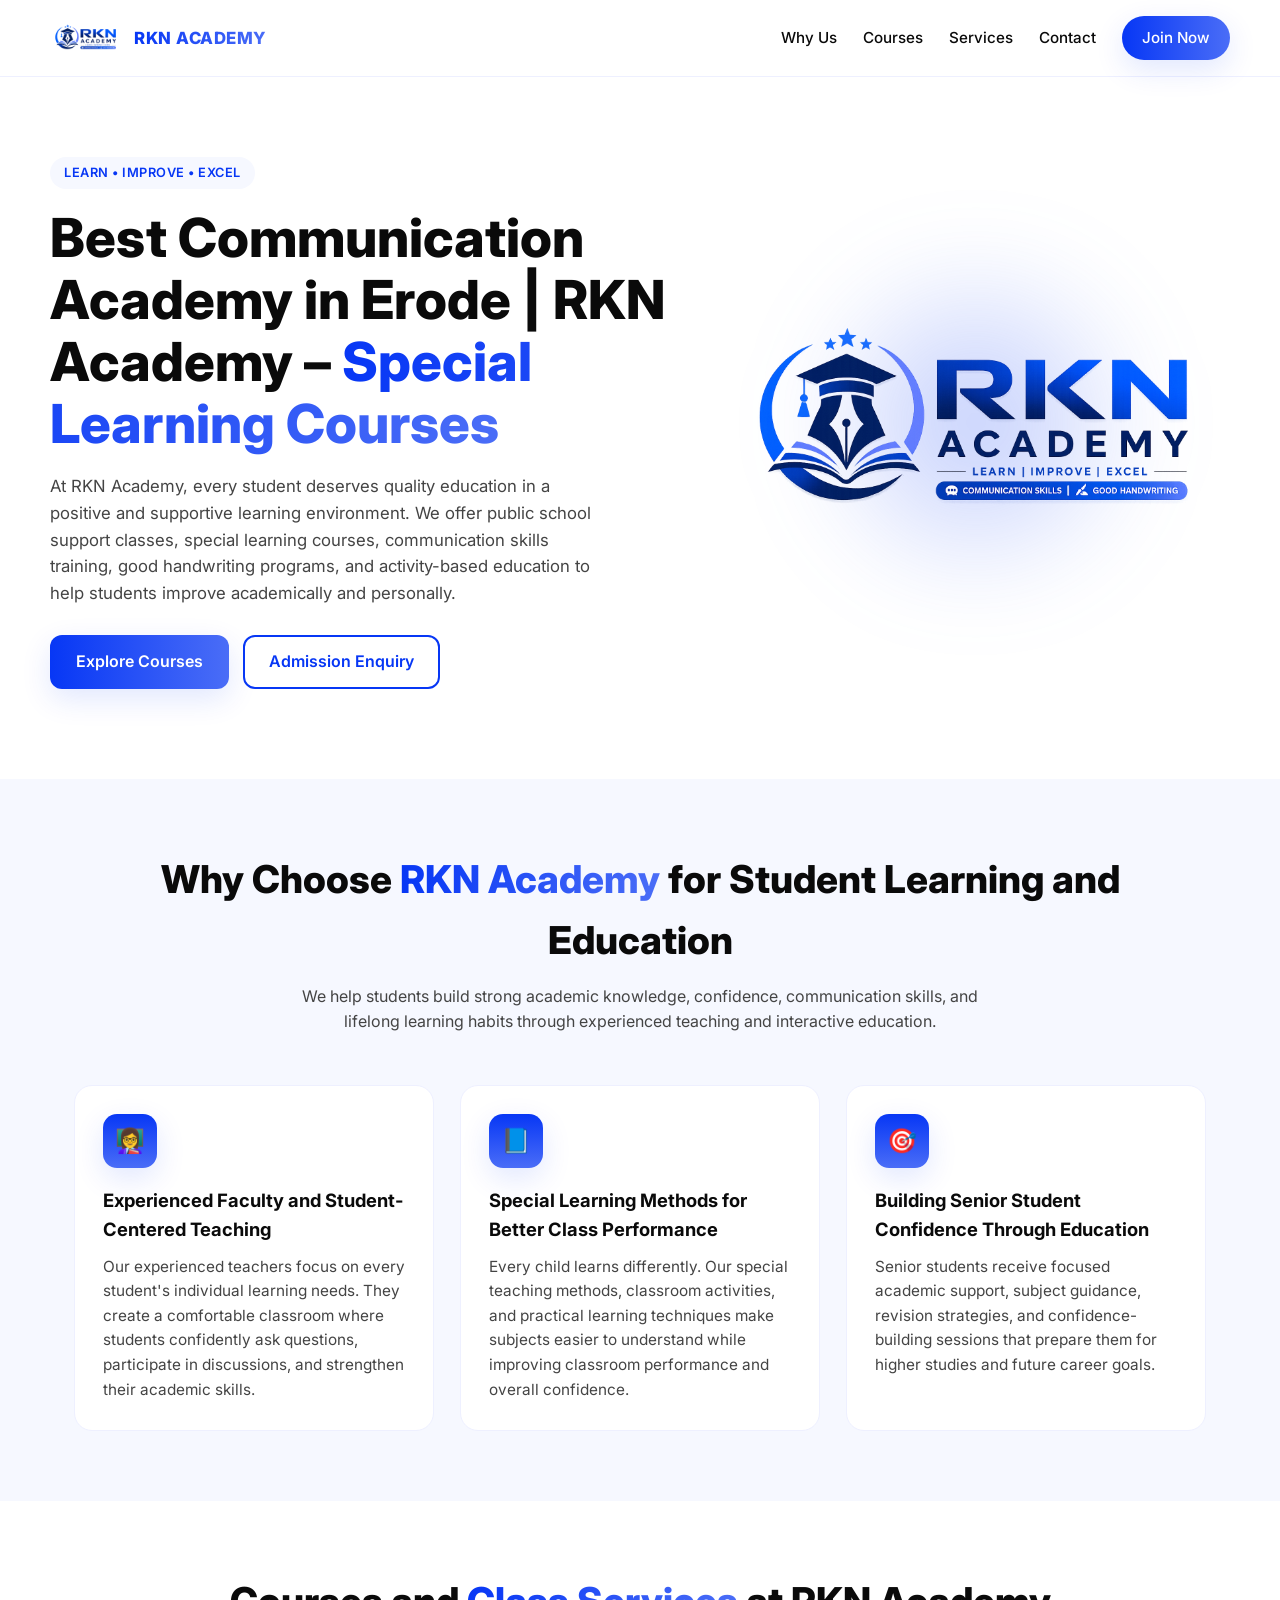
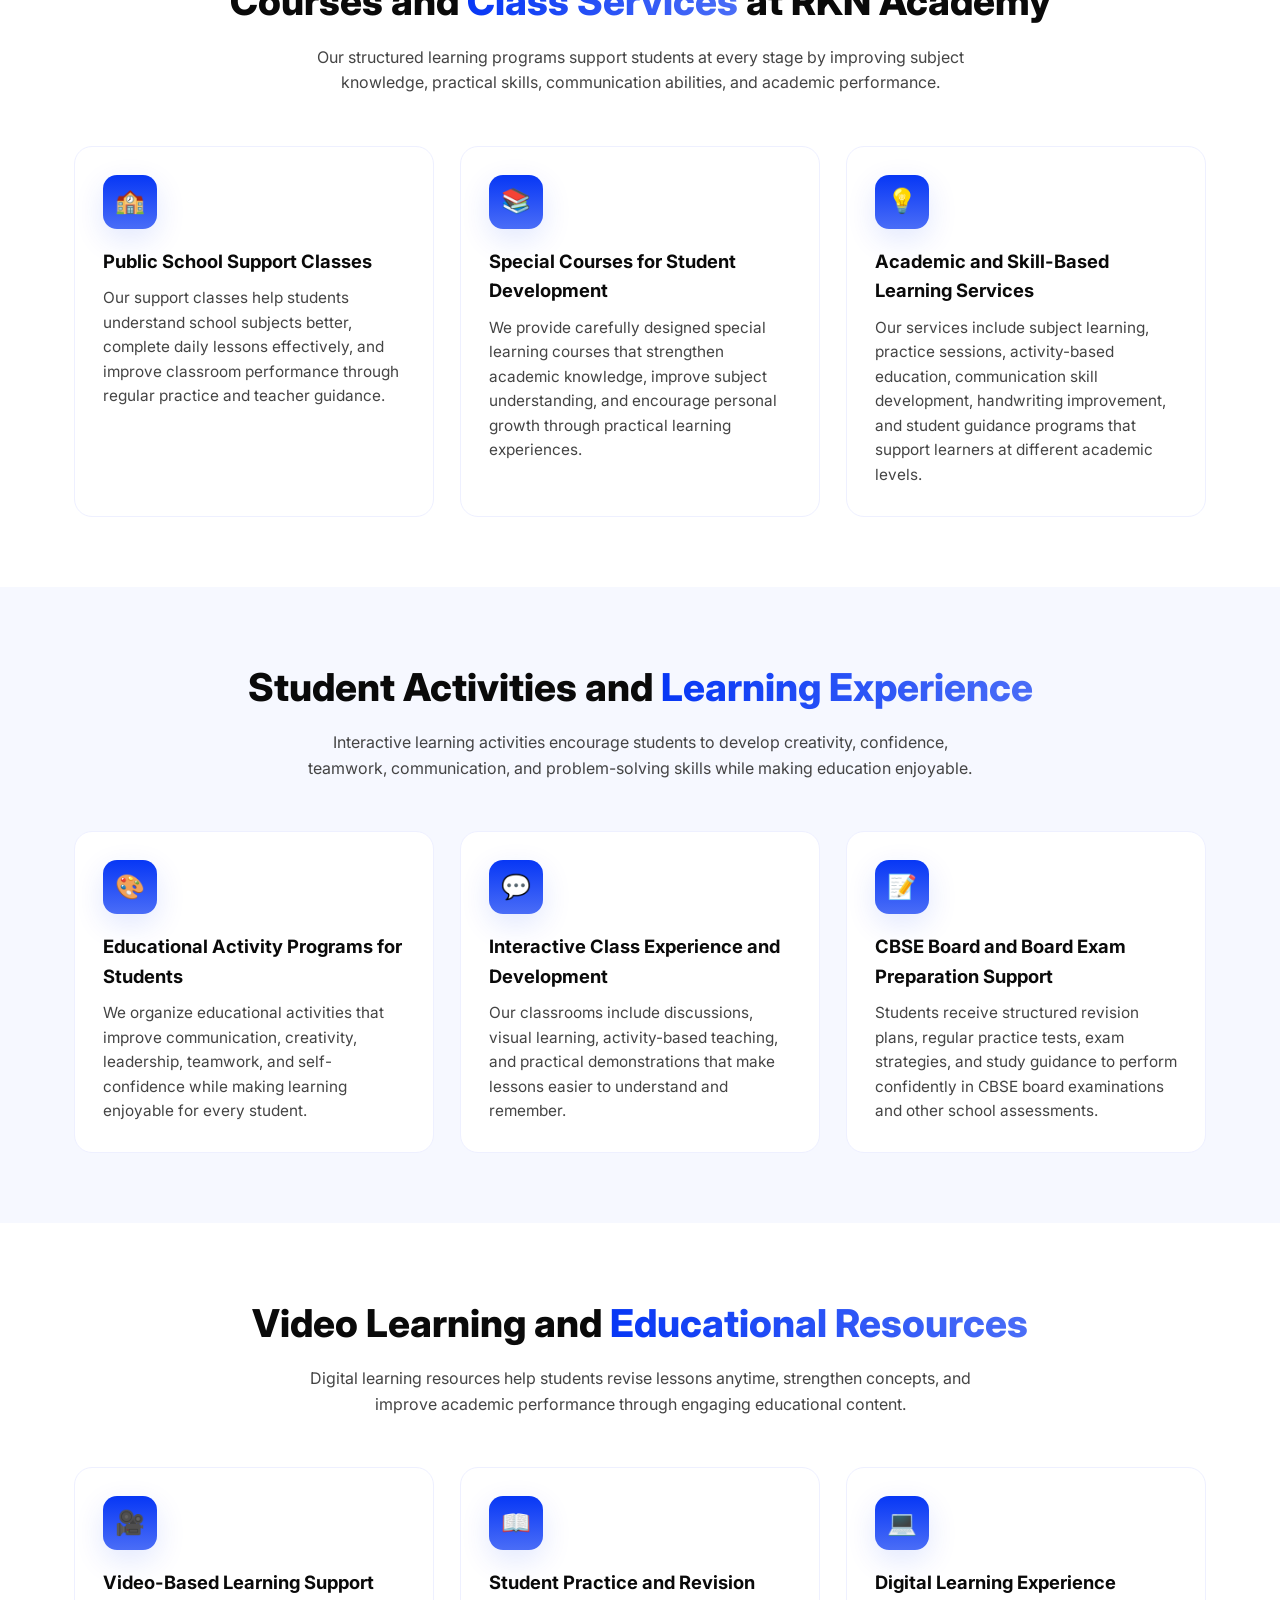
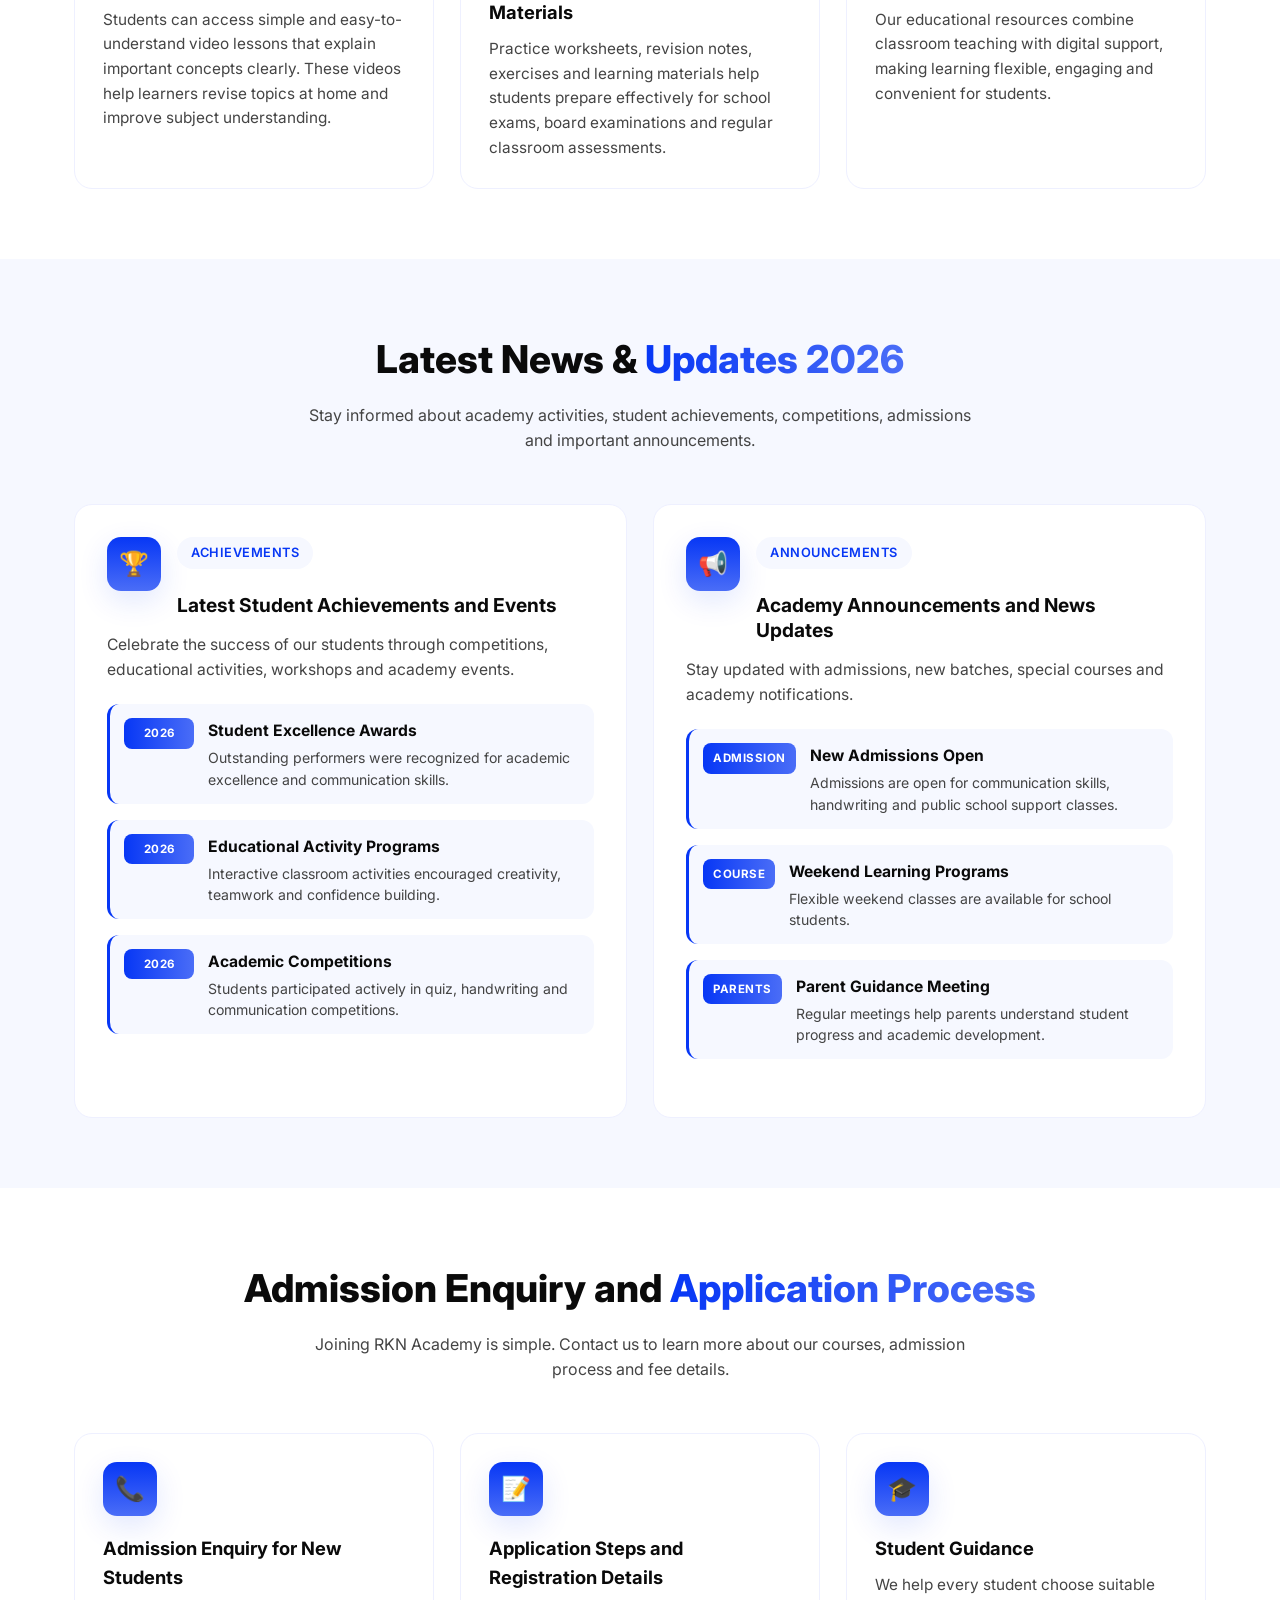
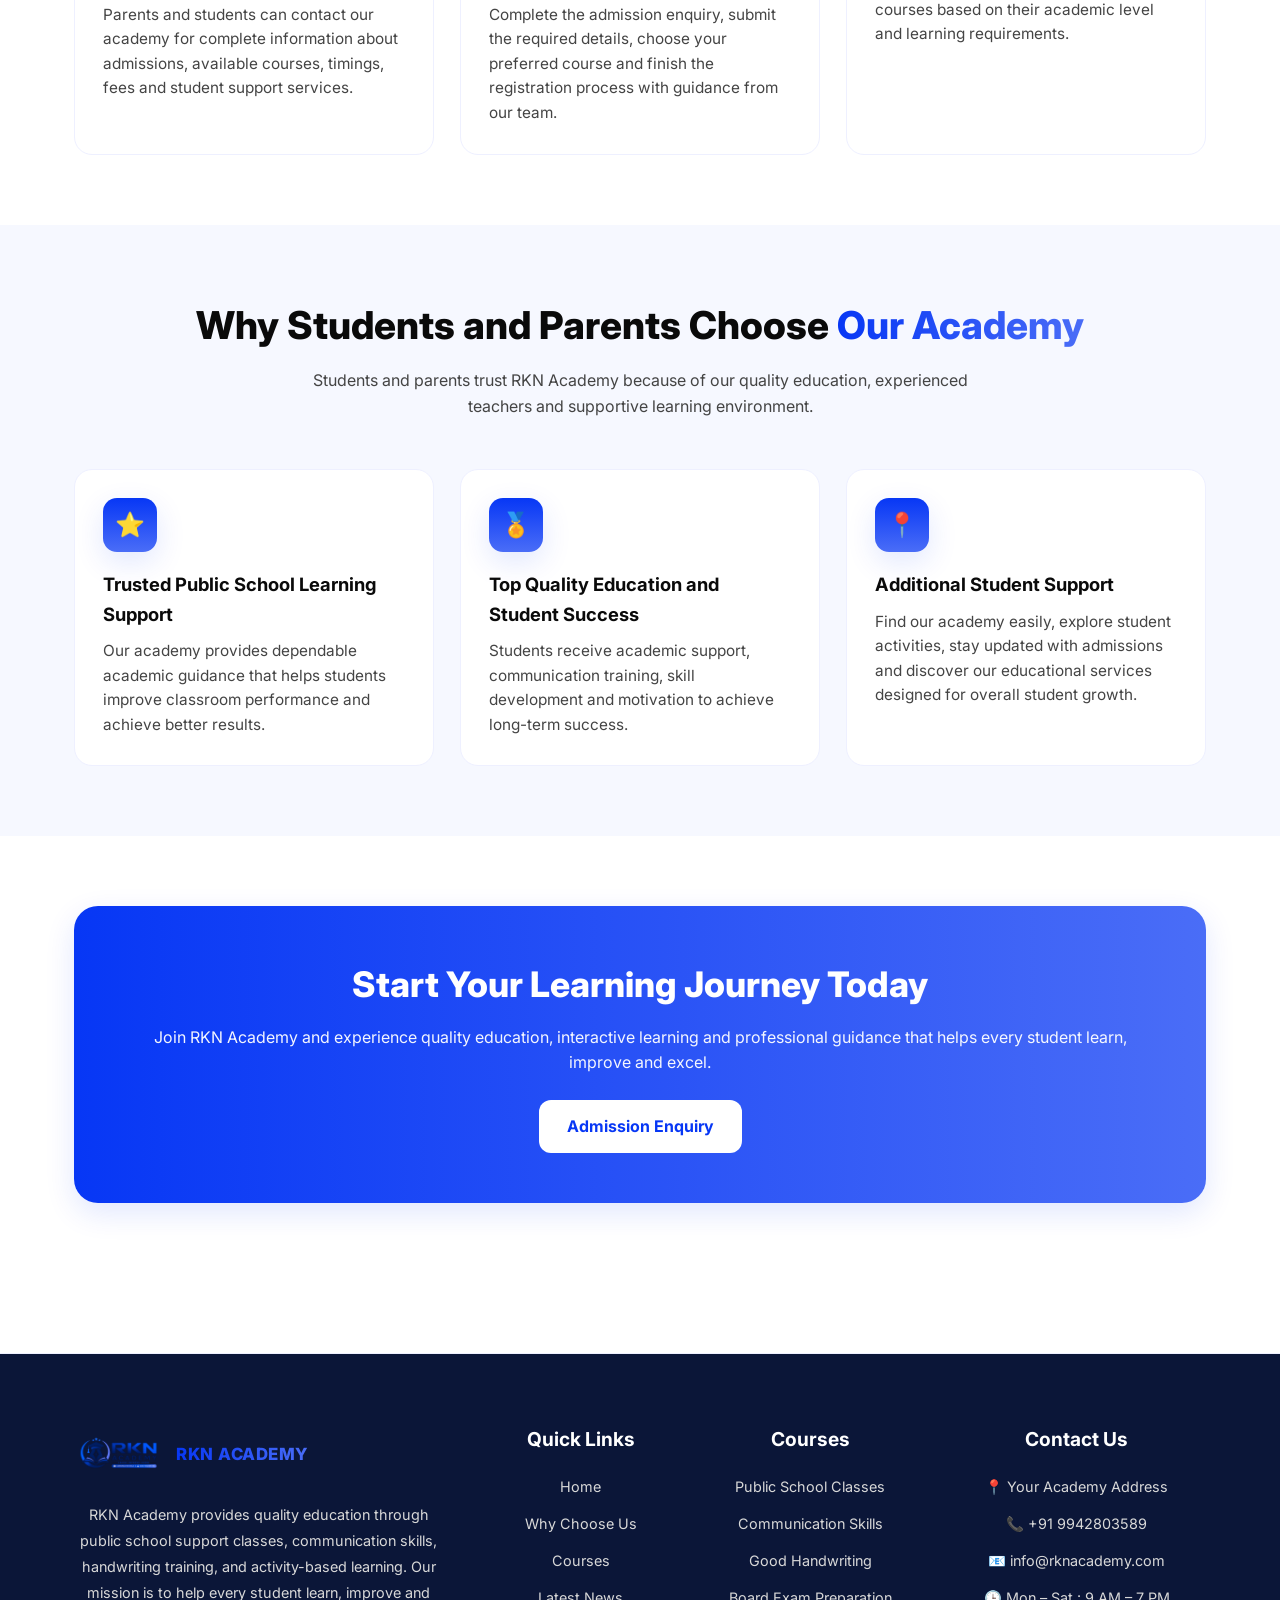
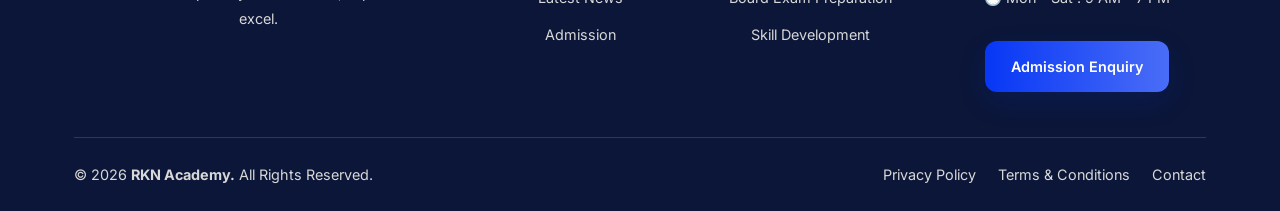
<file: index.html>
<!DOCTYPE html>
<html lang="en">
<head>
  <meta charset="UTF-8" />
  <meta name="viewport" content="width=device-width, initial-scale=1.0" />
  <title>RKN Academy — Best Communication Academy | Learn, Improve, Excel</title>
  <meta name="description" content="RKN Academy offers special learning courses, public school support classes, communication skills and good handwriting training to help students learn, improve and excel." /><meta name="keywords" content="best communication academy in Erode, Best Academy, best communication " />
  <meta property="og:title" content=">RKN Academy" />
  <meta property="og:description" content="RKN Academy offers special learning courses, public school support classes, communication skills and good handwriting training to help students learn, improve and excel." />
  <meta property="og:type" content="website" />
  <meta property="og:url" content="https://rknacademy.in/" />
  <meta property="og:image" content="https://rknacademy.in/Asset/rkn-logo.png" />
  <meta name="keywords" content="best communication academy in Erode, Best Academy, best communication, communication, spoken English">
  <link rel="preconnect" href="https://fonts.googleapis.com" />
  <meta name="google-site-verification" content="i8hMOaRVTRpOSPlkAuPSiB_lhGjz_-Q2syHdMTmytfI" />
  <link rel="preconnect" href="https://fonts.gstatic.com" crossorigin />
  <link href="https://fonts.googleapis.com/css2?family=Inter:wght@400;500;600;700;800&display=swap" rel="stylesheet" />
  <link rel="stylesheet" href="styles.css" />
  <link rel="canonical" href="https://rknacademy.in/" />
  <link rel="icon" href="/Asset/Fav icon.ico">
  <!-- Google tag (gtag.js) -->
<script async src="https://www.googletagmanager.com/gtag/js?id=G-XPMDVC5XB6"></script>
<script>
  window.dataLayer = window.dataLayer || [];
  function gtag(){dataLayer.push(arguments);}
  gtag('js', new Date());

  gtag('config', 'G-XPMDVC5XB6');
</script>
<!-- Google Tag Manager -->
<script>(function(w,d,s,l,i){w[l]=w[l]||[];w[l].push({'gtm.start':
new Date().getTime(),event:'gtm.js'});var f=d.getElementsByTagName(s)[0],
j=d.createElement(s),dl=l!='dataLayer'?'&l='+l:'';j.async=true;j.src=
'https://www.googletagmanager.com/gtm.js?id='+i+dl;f.parentNode.insertBefore(j,f);
})(window,document,'script','dataLayer','GTM-PX55VGZ6');</script>
<!-- End Google Tag Manager -->
</head>
<body>
    <!-- Google Tag Manager (noscript) -->
<noscript><iframe src="https://www.googletagmanager.com/ns.html?id=GTM-PX55VGZ6"
height="0" width="0" style="display:none;visibility:hidden"></iframe></noscript>
<!-- End Google Tag Manager (noscript) -->
  <!-- Navbar -->
  <header class="rkn-nav">
    <div class="rkn-container rkn-nav-inner">
      <a href="#top" class="rkn-brand">
                  <img src="Asset/rkn-logo.png" alt="best communication academy in erode" title="best communication academy in Erode" class="hero-logo-img" />
        <span class="rkn-brand-text">RKN ACADEMY</span>
      </a>
      <nav class="rkn-nav-links" data-rkn-links>
        <a href="#why">Why Us</a>
        <a href="#courses">Courses</a>
        <a href="#services">Services</a>
        <a href="contact.html" target="_blank">Contact</a>
        <a href="#contact" class="rkn-cta">Join Now</a>
      </nav>
      <button class="rkn-burger" data-rkn-burger aria-label="Menu">☰</button>
    </div>
  </header>

  <main id="top">

    <!-- Hero -->
    <section class="rkn-container rkn-hero">
        <div class="rkn-reveal">
            <span class="rkn-eyebrow">Learn • Improve • Excel</span>

            <h1>
  Best Communication Academy in Erode | RKN Academy –
  <span class="rkn-grad">Special Learning Courses</span>
</h1>

            <p>
                At RKN Academy, every student deserves quality education in a positive and supportive learning environment.
                We offer public school support classes, special learning courses, communication skills training, good
                handwriting programs, and activity-based education to help students improve academically and personally.
            </p>

            <div class="rkn-hero-actions">
                <a href="#courses" class="rkn-btn-primary">Explore Courses</a>

                <a href="#admission" class="rkn-btn-outline">
                    Admission Enquiry
                </a>
            </div>
        </div>

        <div class="rkn-hero-visual rkn-reveal">
            <div class="rkn-glow"></div>
                  <img src="Asset/rkn-logo.png" alt="best communication academy in erode" title="best communication academy in Erode" class="hero-logo-img" />
        </div>
    </section>



    <!-- WHY CHOOSE -->
    <section id="why" class="rkn-section alt">

        <div class="rkn-container">

            <div class="rkn-section-head rkn-reveal">

                <h2>
                    Why Choose
                    <span class="rkn-grad">RKN Academy</span>
                    for Student Learning and Education
                </h2>

                <p>
                    We help students build strong academic knowledge, confidence, communication skills,
                    and lifelong learning habits through experienced teaching and interactive education.
                </p>

            </div>

            <div class="rkn-grid">

                <div class="rkn-card rkn-reveal">

                    <div class="rkn-icon">👩‍🏫</div>

                    <h3>Experienced Faculty and Student-Centered Teaching</h3>

                    <p>
                        Our experienced teachers focus on every student's individual learning needs.
                        They create a comfortable classroom where students confidently ask questions,
                        participate in discussions, and strengthen their academic skills.
                    </p>

                </div>



                <div class="rkn-card rkn-reveal">

                    <div class="rkn-icon">📘</div>

                    <h3>Special Learning Methods for Better Class Performance</h3>

                    <p>
                        Every child learns differently. Our special teaching methods, classroom activities,
                        and practical learning techniques make subjects easier to understand while improving
                        classroom performance and overall confidence.
                    </p>

                </div>



                <div class="rkn-card rkn-reveal">

                    <div class="rkn-icon">🎯</div>

                    <h3>Building Senior Student Confidence Through Education</h3>

                    <p>
                        Senior students receive focused academic support, subject guidance,
                        revision strategies, and confidence-building sessions that prepare them
                        for higher studies and future career goals.
                    </p>

                </div>

            </div>

        </div>

    </section>




    <!-- COURSES -->
    <section id="courses" class="rkn-section">

        <div class="rkn-container">

            <div class="rkn-section-head rkn-reveal">

                <h2>

                    Courses and
                    <span class="rkn-grad">Class Services</span>
                    at RKN Academy

                </h2>

                <p>
                    Our structured learning programs support students at every stage by improving
                    subject knowledge, practical skills, communication abilities, and academic performance.
                </p>

            </div>

            <div class="rkn-grid">

                <div class="rkn-card rkn-reveal">

                    <div class="rkn-icon">🏫</div>

                    <h3>Public School Support Classes</h3>

                    <p>
                        Our support classes help students understand school subjects better,
                        complete daily lessons effectively, and improve classroom performance
                        through regular practice and teacher guidance.
                    </p>

                </div>



                <div class="rkn-card rkn-reveal">

                    <div class="rkn-icon">📚</div>

                    <h3>Special Courses for Student Development</h3>

                    <p>
                        We provide carefully designed special learning courses that strengthen
                        academic knowledge, improve subject understanding, and encourage personal
                        growth through practical learning experiences.
                    </p>

                </div>



                <div class="rkn-card rkn-reveal">

                    <div class="rkn-icon">💡</div>

                    <h3>Academic and Skill-Based Learning Services</h3>

                    <p>
                        Our services include subject learning, practice sessions,
                        activity-based education, communication skill development,
                        handwriting improvement, and student guidance programs that
                        support learners at different academic levels.
                    </p>

                </div>

            </div>

        </div>

    </section>




    <!-- ACTIVITIES -->

    <section class="rkn-section alt">

        <div class="rkn-container">

            <div class="rkn-section-head rkn-reveal">

                <h2>

                    Student Activities and
                    <span class="rkn-grad">Learning Experience</span>

                </h2>

                <p>
                    Interactive learning activities encourage students to develop creativity,
                    confidence, teamwork, communication, and problem-solving skills while making
                    education enjoyable.
                </p>

            </div>

            <div class="rkn-grid">

                <div class="rkn-card rkn-reveal">

                    <div class="rkn-icon">🎨</div>

                    <h3>Educational Activity Programs for Students</h3>

                    <p>
                        We organize educational activities that improve communication,
                        creativity, leadership, teamwork, and self-confidence while making
                        learning enjoyable for every student.
                    </p>

                </div>



                <div class="rkn-card rkn-reveal">

                    <div class="rkn-icon">💬</div>

                    <h3>Interactive Class Experience and Development</h3>

                    <p>
                        Our classrooms include discussions, visual learning,
                        activity-based teaching, and practical demonstrations that
                        make lessons easier to understand and remember.
                    </p>

                </div>



                <div class="rkn-card rkn-reveal">

                    <div class="rkn-icon">📝</div>

                    <h3>CBSE Board and Board Exam Preparation Support</h3>

                    <p>
                        Students receive structured revision plans, regular practice tests,
                        exam strategies, and study guidance to perform confidently in CBSE
                        board examinations and other school assessments.
                    </p>

                </div>

            </div>

        </div>

    </section>

    <!-- =========================
VIDEO LEARNING
========================= -->

<section class="rkn-section">

    <div class="rkn-container">

        <div class="rkn-section-head rkn-reveal">

            <h2>
                Video Learning and
                <span class="rkn-grad">Educational Resources</span>
            </h2>

            <p>
                Digital learning resources help students revise lessons anytime,
                strengthen concepts, and improve academic performance through
                engaging educational content.
            </p>

        </div>

        <div class="rkn-grid">

            <div class="rkn-card rkn-reveal">

                <div class="rkn-icon">🎥</div>

                <h3>Video-Based Learning Support</h3>

                <p>
                    Students can access simple and easy-to-understand video lessons
                    that explain important concepts clearly. These videos help
                    learners revise topics at home and improve subject understanding.
                </p>

            </div>

            <div class="rkn-card rkn-reveal">

                <div class="rkn-icon">📖</div>

                <h3>Student Practice and Revision Materials</h3>

                <p>
                    Practice worksheets, revision notes, exercises and learning
                    materials help students prepare effectively for school exams,
                    board examinations and regular classroom assessments.
                </p>

            </div>

            <div class="rkn-card rkn-reveal">

                <div class="rkn-icon">💻</div>

                <h3>Digital Learning Experience</h3>

                <p>
                    Our educational resources combine classroom teaching with
                    digital support, making learning flexible, engaging and
                    convenient for students.
                </p>

            </div>

        </div>

    </div>

</section>



<!-- =========================
LATEST NEWS
========================= -->

<section id="news" class="rkn-section alt">

    <div class="rkn-container">

        <div class="rkn-section-head rkn-reveal">

            <h2>

                Latest News &
                <span class="rkn-grad">Updates 2026</span>

            </h2>

            <p>

                Stay informed about academy activities, student achievements,
                competitions, admissions and important announcements.

            </p>

        </div>

        <div class="rkn-news-wrap">

            <article class="rkn-news-block rkn-reveal">

                <div class="rkn-news-head">

                    <div class="rkn-icon">🏆</div>

                    <div>

                        <span class="rkn-eyebrow">Achievements</span>

                        <h3>Latest Student Achievements and Events</h3>

                    </div>

                </div>

                <p>

                    Celebrate the success of our students through competitions,
                    educational activities, workshops and academy events.

                </p>

                <ul class="rkn-news-list">

                    <li>

                        <span class="rkn-news-date">2026</span>

                        <div>

                            <h4>Student Excellence Awards</h4>

                            <p>
                                Outstanding performers were recognized for
                                academic excellence and communication skills.
                            </p>

                        </div>

                    </li>

                    <li>

                        <span class="rkn-news-date">2026</span>

                        <div>

                            <h4>Educational Activity Programs</h4>

                            <p>
                                Interactive classroom activities encouraged
                                creativity, teamwork and confidence building.
                            </p>

                        </div>

                    </li>

                    <li>

                        <span class="rkn-news-date">2026</span>

                        <div>

                            <h4>Academic Competitions</h4>

                            <p>
                                Students participated actively in quiz,
                                handwriting and communication competitions.
                            </p>

                        </div>

                    </li>

                </ul>

            </article>



            <article class="rkn-news-block rkn-reveal">

                <div class="rkn-news-head">

                    <div class="rkn-icon">📢</div>

                    <div>

                        <span class="rkn-eyebrow">Announcements</span>

                        <h3>Academy Announcements and News Updates</h3>

                    </div>

                </div>

                <p>

                    Stay updated with admissions, new batches,
                    special courses and academy notifications.

                </p>

                <ul class="rkn-news-list">

                    <li>

                        <span class="rkn-news-tag">Admission</span>

                        <div>

                            <h4>New Admissions Open</h4>

                            <p>
                                Admissions are open for communication skills,
                                handwriting and public school support classes.
                            </p>

                        </div>

                    </li>

                    <li>

                        <span class="rkn-news-tag">Course</span>

                        <div>

                            <h4>Weekend Learning Programs</h4>

                            <p>
                                Flexible weekend classes are available for
                                school students.
                            </p>

                        </div>

                    </li>

                    <li>

                        <span class="rkn-news-tag">Parents</span>

                        <div>

                            <h4>Parent Guidance Meeting</h4>

                            <p>
                                Regular meetings help parents understand
                                student progress and academic development.
                            </p>

                        </div>

                    </li>

                </ul>

            </article>

        </div>

    </div>

</section>



<!-- =========================
ADMISSION
========================= -->

<section id="admission" class="rkn-section">

    <div class="rkn-container">

        <div class="rkn-section-head rkn-reveal">

            <h2>

                Admission Enquiry and
                <span class="rkn-grad">Application Process</span>

            </h2>

            <p>

                Joining RKN Academy is simple. Contact us to learn more
                about our courses, admission process and fee details.

            </p>

        </div>

        <div class="rkn-grid">

            <div class="rkn-card rkn-reveal">

                <div class="rkn-icon">📞</div>

                <h3>Admission Enquiry for New Students</h3>

                <p>

                    Parents and students can contact our academy for
                    complete information about admissions, available
                    courses, timings, fees and student support services.

                </p>

            </div>



            <div class="rkn-card rkn-reveal">

                <div class="rkn-icon">📝</div>

                <h3>Application Steps and Registration Details</h3>

                <p>

                    Complete the admission enquiry, submit the required
                    details, choose your preferred course and finish the
                    registration process with guidance from our team.

                </p>

            </div>



            <div class="rkn-card rkn-reveal">

                <div class="rkn-icon">🎓</div>

                <h3>Student Guidance</h3>

                <p>

                    We help every student choose suitable courses based
                    on their academic level and learning requirements.

                </p>

            </div>

        </div>

    </div>

</section>



<!-- =========================
WHY PARENTS CHOOSE US
========================= -->

<section class="rkn-section alt">

<div class="rkn-container">

<div class="rkn-section-head rkn-reveal">

<h2>

Why Students and Parents Choose

<span class="rkn-grad">Our Academy</span>

</h2>

<p>

Students and parents trust RKN Academy because of our quality
education, experienced teachers and supportive learning environment.

</p>

</div>

<div class="rkn-grid">

<div class="rkn-card rkn-reveal">

<div class="rkn-icon">⭐</div>

<h3>Trusted Public School Learning Support</h3>

<p>

Our academy provides dependable academic guidance that helps
students improve classroom performance and achieve better results.

</p>

</div>



<div class="rkn-card rkn-reveal">

<div class="rkn-icon">🏅</div>

<h3>Top Quality Education and Student Success</h3>

<p>

Students receive academic support, communication training,
skill development and motivation to achieve long-term success.

</p>

</div>



<div class="rkn-card rkn-reveal">

<div class="rkn-icon">📍</div>

<h3>Additional Student Support</h3>

<p>

Find our academy easily, explore student activities,
stay updated with admissions and discover our educational
services designed for overall student growth.

</p>

</div>

</div>

</div>

</section>



<!-- CTA -->

<section class="rkn-section">

<div class="rkn-container">

<div class="rkn-cta-band rkn-reveal">

<h2>

Start Your Learning Journey Today

</h2>

<p>

Join RKN Academy and experience quality education,
interactive learning and professional guidance that
helps every student learn, improve and excel.

</p>

<a href="#contact" class="rkn-btn-light">

Admission Enquiry

</a>

</div>

</div>

</section><!-- =========================
Professional Footer
========================= -->

<footer class="rkn-footer">

    <div class="rkn-container">

        <div class="rkn-footer-top">

            <!-- About -->

            <div class="rkn-footer-col">

                <div class="rkn-brand">

                  <img src="Asset/rkn-logo.png" alt="best communication academy in erode" title="best communication academy in Erode" class="hero-logo-img" />

                    <span class="rkn-brand-text">RKN ACADEMY</span>

                </div>

                <p>
                    RKN Academy provides quality education through public school
                    support classes, communication skills, handwriting training,
                    and activity-based learning. Our mission is to help every
                    student learn, improve and excel.
                </p>

            </div>



            <!-- Quick Links -->

            <div class="rkn-footer-col">

                <h3>Quick Links</h3>

                <ul>

                    <li><a href="#top">Home</a></li>

                    <li><a href="#why">Why Choose Us</a></li>

                    <li><a href="#courses">Courses</a></li>

                    <li><a href="#news">Latest News</a></li>

                    <li><a href="#admission">Admission</a></li>

                </ul>

            </div>



            <!-- Courses -->

            <div class="rkn-footer-col">

                <h3>Courses</h3>

                <ul>

                    <li>Public School Classes</li>

                    <li>Communication Skills</li>

                    <li>Good Handwriting</li>

                    <li>Board Exam Preparation</li>

                    <li>Skill Development</li>

                </ul>

            </div>



            <!-- Contact -->

            <div class="rkn-footer-col">

                <h3>Contact Us</h3>

                <ul>

                    <li>📍 Your Academy Address</li>

                    <li>📞 +91 9942803589 </li>

                    <li>📧 info@rknacademy.com</li>

                    <li>🕒 Mon – Sat : 9 AM – 7 PM</li>

                </ul>

                <a href="#admission" class="rkn-btn-primary">
                    Admission Enquiry
                </a>

            </div>

        </div>

        <hr class="rkn-footer-line">

        <div class="rkn-footer-bottom">

            <p>
                © <span id="year"></span> <strong>RKN Academy.</strong>
                All Rights Reserved.
            </p>

            <div class="rkn-footer-links">

                <a href="#">Privacy Policy</a>

                <a href="#">Terms & Conditions</a>

                <a href="#">Contact</a>

            </div>

        </div>

    </div>

</footer>

<script src="script.js"></script>
</body>
</html>
</file>
<file: styles.css>
/* RKN Academy — Homepage styles */
:root {
  --rkn-blue-1: #0737f5;
  --rkn-blue-2: #4a6df7;
  --rkn-gradient-v: linear-gradient(to bottom, #0737f5, #4a6df7);
  --rkn-gradient-h: linear-gradient(to right, #0737f5, #4a6df7);
  --rkn-text: #0a0a0a;
  --rkn-muted: #444;
  --rkn-bg: #ffffff;
  --rkn-surface: #f6f8ff;
  --rkn-shadow: 0 10px 30px rgba(7, 55, 245, 0.12);
}

* { box-sizing: border-box; margin: 0; padding: 0; }

html, body {
  background: var(--rkn-bg);
  color: var(--rkn-text);
  font-family: 'Inter', system-ui, -apple-system, Segoe UI, Roboto, sans-serif;
  line-height: 1.6;
  scroll-behavior: smooth;
}

a { color: inherit; text-decoration: none; }
img { max-width: 100%; display: block; }

.rkn-container {
  width: 100%;
  max-width: 1180px;
  margin: 0 auto;
  padding: 0 24px;
}

/* Navbar */
.rkn-nav {
  position: sticky;
  top: 0;
  z-index: 50;
  background: rgba(255, 255, 255, 0.92);
  backdrop-filter: saturate(140%) blur(10px);
  border-bottom: 1px solid #eef0ff;
}
.rkn-nav-inner {
  display: flex;
  align-items: center;
  justify-content: space-between;
  padding: 14px 0;
}
.rkn-brand { display: flex; align-items: center; gap: 12px; }
.rkn-brand img { height: 48px; width: auto; }
.rkn-brand-text {
  font-weight: 800;
  font-size: 1.05rem;
  background: var(--rkn-gradient-h);
  -webkit-background-clip: text;
  background-clip: text;
  color: transparent;
  letter-spacing: 0.5px;
}
.rkn-nav-links { display: flex; gap: 26px; align-items: center; }
.rkn-nav-links a {
  font-weight: 500;
  color: var(--rkn-text);
  font-size: 0.95rem;
  transition: color 0.2s;
}
.rkn-nav-links a:hover { color: var(--rkn-blue-1); }
.rkn-cta {
  background: var(--rkn-gradient-h);
  color: #fff !important;
  padding: 10px 20px;
  border-radius: 999px;
  font-weight: 600;
  font-size: 0.9rem;
  box-shadow: var(--rkn-shadow);
  transition: transform 0.2s;
}
.rkn-cta:hover { transform: translateY(-2px); color: #fff !important; }
.rkn-burger { display: none; background: none; border: 0; cursor: pointer; font-size: 1.6rem; color: var(--rkn-blue-1); }

/* Hero */
.rkn-hero {
  padding: 80px 0 90px;
  display: grid;
  grid-template-columns: 1.1fr 0.9fr;
  gap: 50px;
  align-items: center;
}
.rkn-eyebrow {
  display: inline-block;
  background: var(--rkn-surface);
  color: var(--rkn-blue-1);
  font-weight: 600;
  font-size: 0.8rem;
  padding: 6px 14px;
  border-radius: 999px;
  margin-bottom: 18px;
  letter-spacing: 0.5px;
  text-transform: uppercase;
}
.rkn-hero h1 {
  font-size: clamp(2rem, 4.2vw, 3.4rem);
  line-height: 1.15;
  font-weight: 800;
  color: var(--rkn-text);
  margin-bottom: 18px;
}
.rkn-hero h1 .rkn-grad {
  background: var(--rkn-gradient-h);
  -webkit-background-clip: text;
  background-clip: text;
  color: transparent;
}
.rkn-hero p {
  color: var(--rkn-muted);
  font-size: 1.05rem;
  margin-bottom: 28px;
  max-width: 560px;
}
.rkn-hero-actions { display: flex; gap: 14px; flex-wrap: wrap; }
.rkn-btn-primary {
  background: var(--rkn-gradient-h);
  color: #fff;
  padding: 14px 26px;
  border-radius: 12px;
  font-weight: 600;
  box-shadow: var(--rkn-shadow);
  transition: transform 0.2s;
  border: 0; cursor: pointer;
}
.rkn-btn-primary:hover { transform: translateY(-2px); }
.rkn-btn-outline {
  border: 2px solid var(--rkn-blue-1);
  color: var(--rkn-blue-1);
  padding: 12px 24px;
  border-radius: 12px;
  font-weight: 600;
  background: #fff;
  transition: all 0.2s;
  cursor: pointer;
}
.rkn-btn-outline:hover { background: var(--rkn-blue-1); color: #fff; }

.rkn-hero-visual {
  position: relative;
  display: flex; justify-content: center; align-items: center;
}
.rkn-hero-visual .rkn-glow {
  position: absolute;
  inset: 0;
  background: radial-gradient(circle at center, rgba(74,109,247,0.35), transparent 60%);
  filter: blur(40px);
}
.rkn-hero-visual img {
  position: relative;
  max-width: 100%;
  /* animation: rkn-float 6s ease-in-out infinite; */
}

@keyframes rkn-float {
  0%, 100% { transform: translateY(0); }
  50% { transform: translateY(-12px); }
}

/* Section */
.rkn-section { padding: 70px 0; }
.rkn-section.alt { background: var(--rkn-surface); }
.rkn-section-head { text-align: center; margin-bottom: 50px; }
.rkn-section-head h2 {
  font-size: clamp(1.7rem, 3vw, 2.4rem);
  font-weight: 800;
  margin-bottom: 12px;
  color: var(--rkn-text);
}
.rkn-section-head h2 .rkn-grad {
  background: var(--rkn-gradient-h);
  -webkit-background-clip: text;
  background-clip: text;
  color: transparent;
}
.rkn-section-head p {
  color: var(--rkn-muted);
  max-width: 680px;
  margin: 0 auto;
}

/* Card grid */
.rkn-grid {
  display: grid;
  grid-template-columns: repeat(3, 1fr);
  gap: 26px;
}
.rkn-card {
  background: #fff;
  border: 1px solid #eef0ff;
  border-radius: 18px;
  padding: 28px;
  transition: transform 0.3s, box-shadow 0.3s, border-color 0.3s;
  position: relative;
  overflow: hidden;
}
.rkn-card::before {
  content: "";
  position: absolute;
  top: 0; left: 0; right: 0;
  height: 4px;
  background: var(--rkn-gradient-h);
  transform: scaleX(0);
  transform-origin: left;
  transition: transform 0.35s;
}
.rkn-card:hover { transform: translateY(-6px); box-shadow: var(--rkn-shadow); border-color: #c9d3ff; }
.rkn-card:hover::before { transform: scaleX(1); }

.rkn-icon {
  width: 54px; height: 54px;
  border-radius: 14px;
  background: var(--rkn-gradient-v);
  color: #fff;
  display: flex; align-items: center; justify-content: center;
  font-size: 1.5rem;
  margin-bottom: 18px;
  box-shadow: var(--rkn-shadow);
}
.rkn-card h3 { font-size: 1.15rem; font-weight: 700; margin-bottom: 10px; color: var(--rkn-text); }
.rkn-card p { color: var(--rkn-muted); font-size: 0.96rem; }

/* CTA band */
.rkn-cta-band {
  background: var(--rkn-gradient-h);
  color: #fff;
  border-radius: 24px;
  padding: 50px;
  text-align: center;
  box-shadow: var(--rkn-shadow);
}
.rkn-cta-band h2 { font-size: clamp(1.6rem, 3vw, 2.2rem); font-weight: 800; margin-bottom: 12px; }
.rkn-cta-band p { opacity: 0.95; margin-bottom: 24px; }
.rkn-cta-band .rkn-btn-light {
  background: #fff;
  color: var(--rkn-blue-1);
  font-weight: 700;
  padding: 14px 28px;
  border-radius: 12px;
  display: inline-block;
  transition: transform 0.2s;
}
.rkn-cta-band .rkn-btn-light:hover { transform: translateY(-2px); }

/* Footer */
.rkn-footer {
  padding: 36px 0;
  text-align: center;
  border-top: 1px solid #eef0ff;
  color: var(--rkn-muted);
  font-size: 0.9rem;
}
.rkn-footer .rkn-grad {
  background: var(--rkn-gradient-h);
  -webkit-background-clip: text;
  background-clip: text;
  color: transparent;
  font-weight: 700;
}

/* Reveal animation */
.rkn-reveal { opacity: 0; transform: translateY(24px); transition: opacity 0.7s ease, transform 0.7s ease; }
.rkn-reveal.is-visible { opacity: 1; transform: none; }

/* Responsive */
@media (max-width: 900px) {
  .rkn-hero { grid-template-columns: 1fr; padding: 60px 0; text-align: center; }
  .rkn-hero p { margin-left: auto; margin-right: auto; }
  .rkn-hero-actions { justify-content: center; }
  .rkn-grid { grid-template-columns: 1fr 1fr; }
  .rkn-nav-links { display: none; }
  .rkn-nav-links.open {
    display: flex; flex-direction: column; position: absolute;
    top: 100%; left: 0; right: 0; background: #fff; padding: 20px; gap: 16px;
    border-bottom: 1px solid #eef0ff;
  }
  .rkn-burger { display: block; }
}
@media (max-width: 600px) {
  .rkn-grid { grid-template-columns: 1fr; }
  .rkn-cta-band { padding: 36px 22px; }
}

/* RKN Academy — News & Announcements section
   Uses existing tokens from styles.css (--rkn-*). Append to your styles.css. */

.rkn-news-wrap {
  display: grid;
  grid-template-columns: 1fr 1fr;
  gap: 26px;
}

.rkn-news-block {
  background: #fff;
  border: 1px solid #eef0ff;
  border-radius: 18px;
  padding: 32px;
  transition: transform 0.3s, box-shadow 0.3s, border-color 0.3s;
  position: relative;
  overflow: hidden;
  display: flex;
  flex-direction: column;
}
.rkn-news-block::before {
  content: "";
  position: absolute;
  top: 0; left: 0; right: 0;
  height: 4px;
  background: var(--rkn-gradient-h);
  transform: scaleX(0);
  transform-origin: left;
  transition: transform 0.35s;
}
.rkn-news-block:hover {
  transform: translateY(-6px);
  box-shadow: var(--rkn-shadow);
  border-color: #c9d3ff;
}
.rkn-news-block:hover::before { transform: scaleX(1); }

.rkn-news-head {
  display: flex;
  gap: 16px;
  align-items: flex-start;
  margin-bottom: 14px;
}
.rkn-news-head .rkn-icon { flex-shrink: 0; margin-bottom: 0; }
.rkn-news-head h3 {
  font-size: 1.2rem;
  font-weight: 700;
  color: var(--rkn-text);
  margin-top: 6px;
  line-height: 1.3;
}
.rkn-news-block > p {
  color: var(--rkn-muted);
  font-size: 0.98rem;
  margin-bottom: 22px;
}

.rkn-news-list {
  list-style: none;
  padding: 0;
  margin: 0 0 26px 0;
  display: flex;
  flex-direction: column;
  gap: 16px;
  flex: 1;
}
.rkn-news-list li {
  display: flex;
  gap: 14px;
  align-items: flex-start;
  padding: 14px;
  background: var(--rkn-surface);
  border-radius: 12px;
  border-left: 3px solid var(--rkn-blue-1);
  transition: transform 0.2s, background 0.2s;
}
.rkn-news-list li:hover {
  transform: translateX(4px);
  background: #eef2ff;
}
.rkn-news-list h4 {
  font-size: 0.98rem;
  font-weight: 700;
  color: var(--rkn-text);
  margin-bottom: 4px;
}
.rkn-news-list p {
  font-size: 0.88rem;
  color: var(--rkn-muted);
  line-height: 1.5;
}

.rkn-news-date,
.rkn-news-tag {
  display: inline-block;
  flex-shrink: 0;
  background: var(--rkn-gradient-h);
  color: #fff;
  font-weight: 700;
  font-size: 0.72rem;
  letter-spacing: 0.5px;
  text-transform: uppercase;
  padding: 6px 10px;
  border-radius: 8px;
  min-width: 70px;
  text-align: center;
}

.rkn-news-btn {
  align-self: flex-start;
  margin-top: auto;
}

@media (max-width: 900px) {
  .rkn-news-wrap { grid-template-columns: 1fr; }
}
@media (max-width: 600px) {
  .rkn-news-block { padding: 24px; }
  .rkn-news-list li { flex-direction: column; gap: 8px; }
  .rkn-news-date, .rkn-news-tag { align-self: flex-start; }
}

/* ===========================
Professional Footer
=========================== */

.rkn-footer{
    background:#0b1638;
    color:#fff;
    padding:70px 0 25px;
    margin-top:80px;
}

.rkn-footer-top{
    display:grid;
    grid-template-columns:2fr 1fr 1fr 1.4fr;
    gap:45px;
}

.rkn-footer-col h3{
    margin-bottom:20px;
    font-size:1.2rem;
    color:#fff;
}

.rkn-footer-col p{
    color:#d8d8d8;
    margin-top:18px;
    line-height:1.8;
}

.rkn-footer-col ul{
    list-style:none;
    padding:0;
}

.rkn-footer-col ul li{
    margin-bottom:14px;
    color:#d8d8d8;
}

.rkn-footer-col ul li a{
    color:#d8d8d8;
    transition:.3s;
}

.rkn-footer-col ul li a:hover{
    color:#fff;
    padding-left:6px;
}

.rkn-footer .rkn-brand{
    margin-bottom:15px;
}

.rkn-footer .rkn-brand img{
    height:60px;
}

.rkn-footer-line{
    border:none;
    height:1px;
    background:rgba(255,255,255,.15);
    margin:45px 0 25px;
}

.rkn-footer-bottom{
    display:flex;
    justify-content:space-between;
    align-items:center;
    gap:20px;
    flex-wrap:wrap;
}

.rkn-footer-bottom p{
    color:#d8d8d8;
}

.rkn-footer-links{
    display:flex;
    gap:22px;
    flex-wrap:wrap;
}

.rkn-footer-links a{
    color:#d8d8d8;
    transition:.3s;
}

.rkn-footer-links a:hover{
    color:#fff;
}

.rkn-footer .rkn-btn-primary{
    display:inline-block;
    margin-top:18px;
}

/* Tablet */

@media(max-width:992px){

.rkn-footer-top{

grid-template-columns:1fr 1fr;

}

}

/* Mobile */

@media(max-width:768px){

.rkn-footer{

text-align:center;

}

.rkn-footer-top{

grid-template-columns:1fr;

}

.rkn-footer .rkn-brand{

justify-content:center;

}

.rkn-footer-bottom{

flex-direction:column;

}

.rkn-footer-links{

justify-content:center;

}

}
</file>
